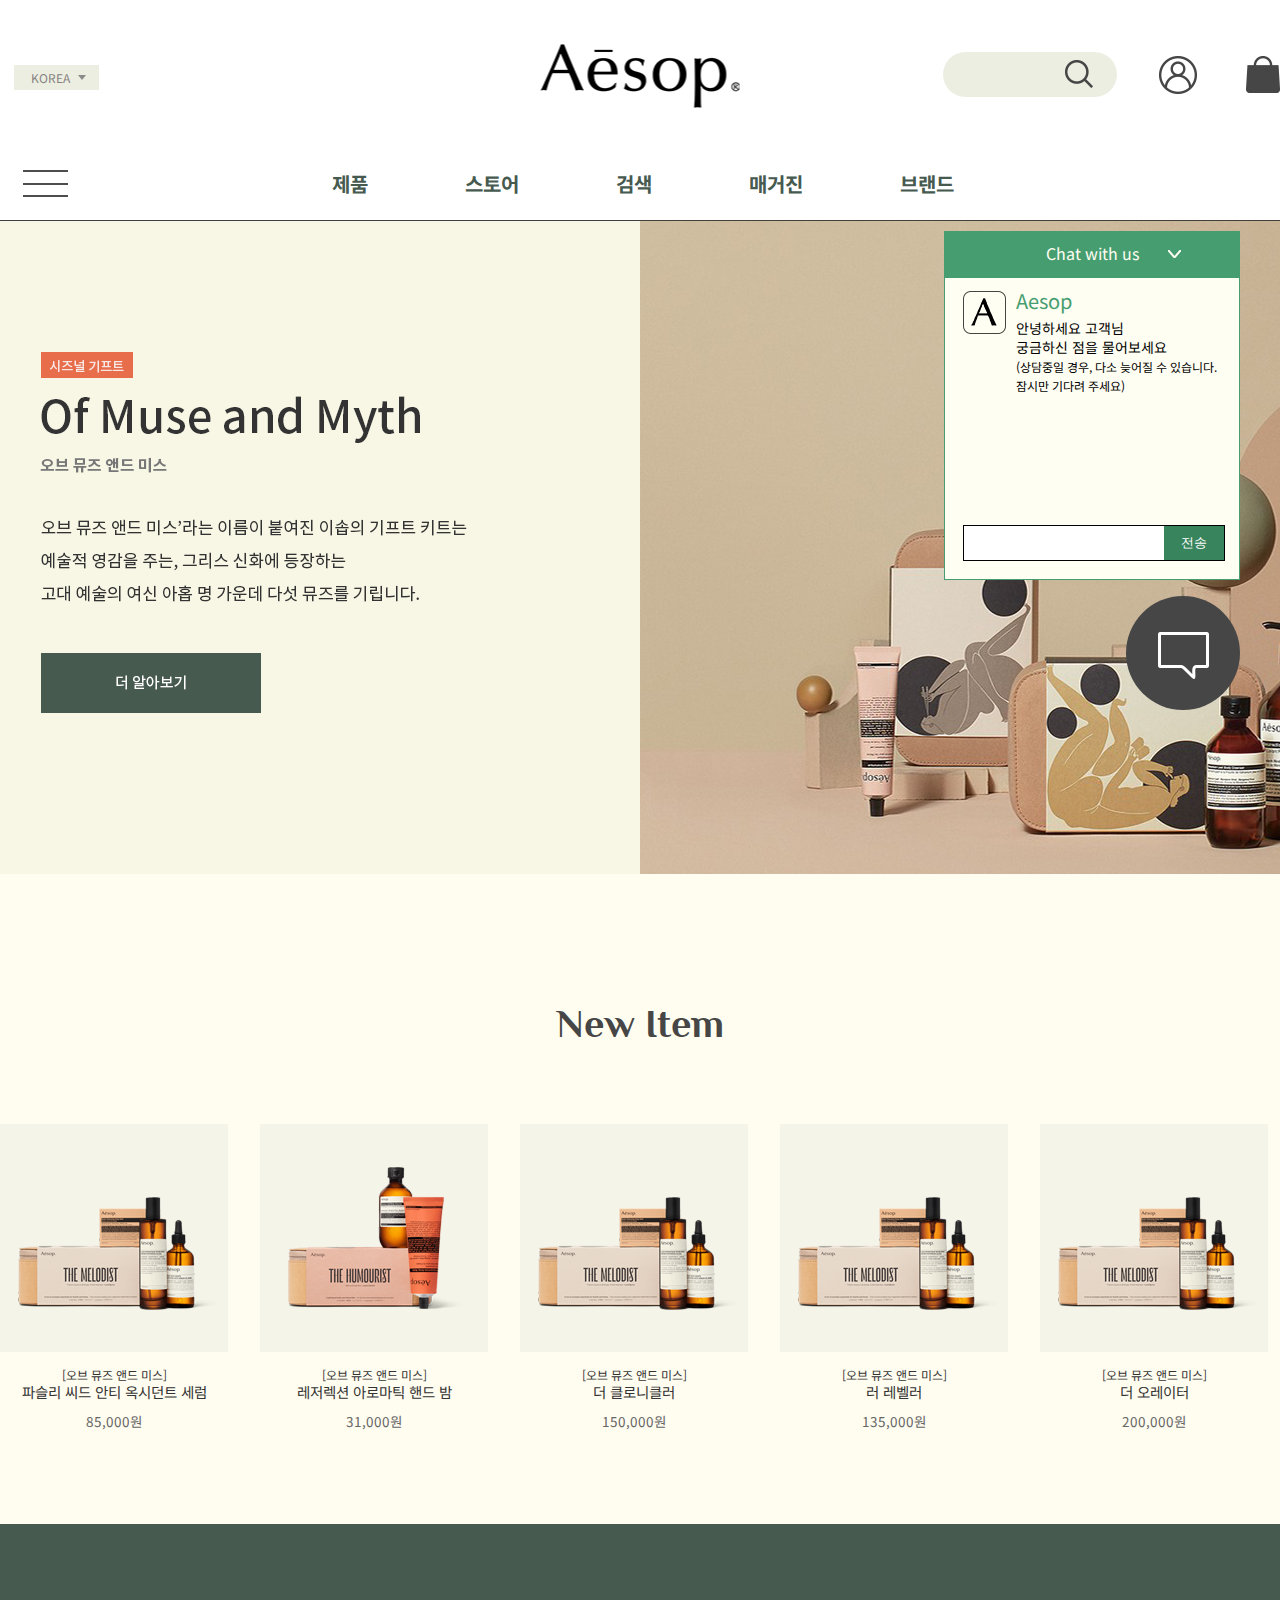
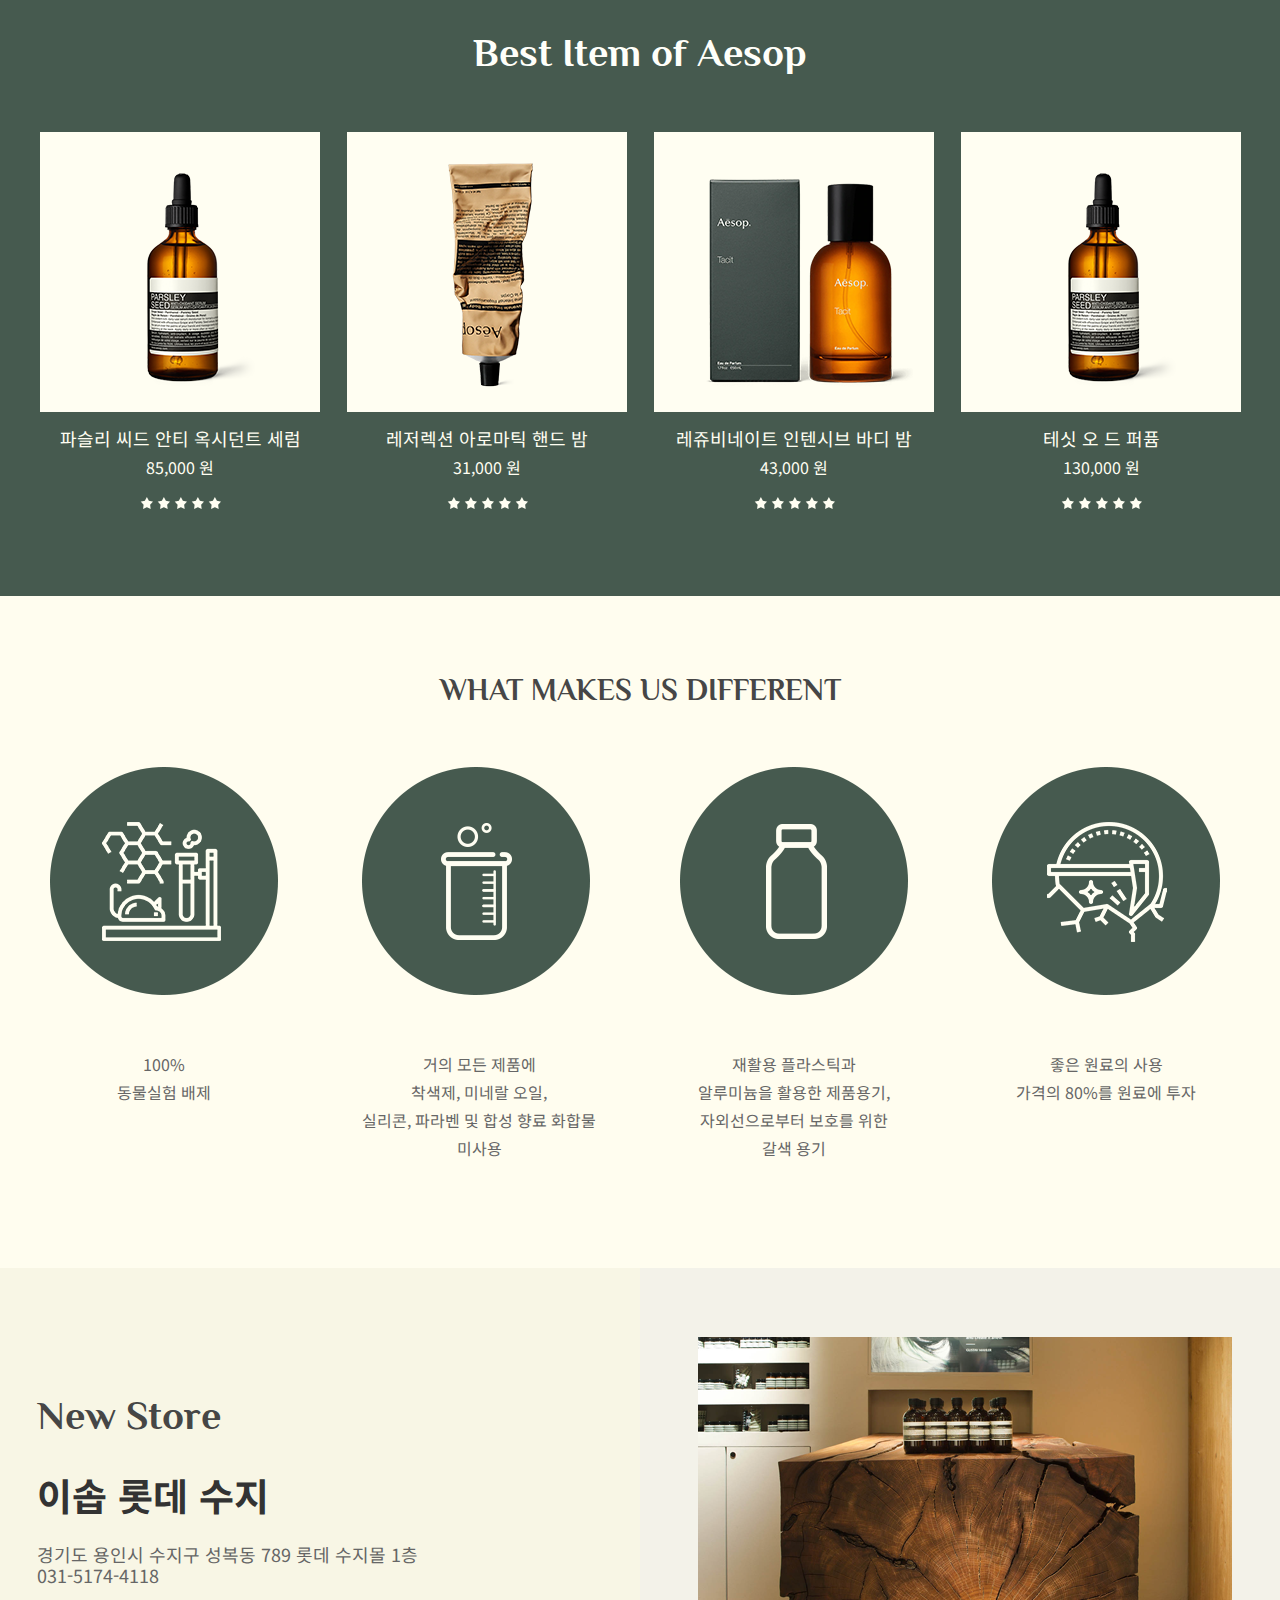
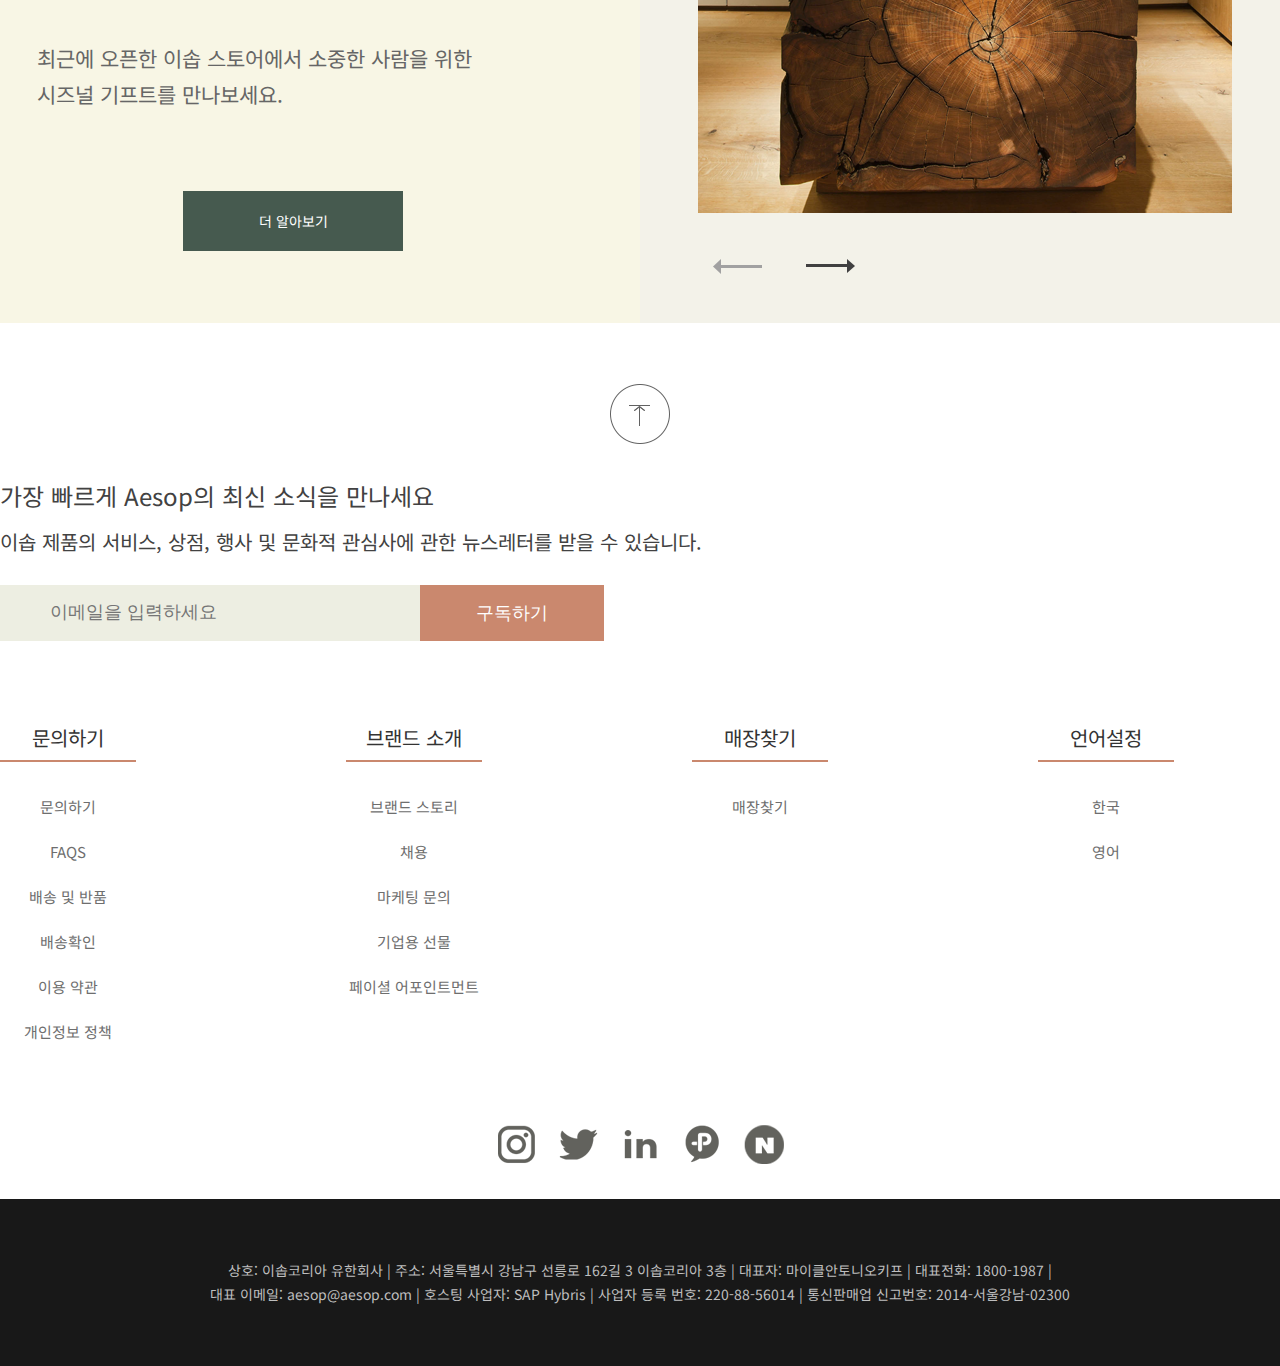
<file: index.html>
<!DOCTYPE html>
<html lang="ko">
<head>
    <meta charset="UTF-8">
    <meta http-equiv="X-UA-Compatible" content="IE=edge">
    <meta name="viewport" content="width=device-width, initial-scale=1.0">
    <title>Document</title>
    <link rel="stylesheet" href="css/common.css">
    <link rel="stylesheet" href="css/index.css">
</head>
<body>
    <div class="wrapper">
        <header>
            <div class="header-top">
                <div class="inner">
                    <h1 class="logo"><a href="index.html">이솝</a></h1>
                    <div class="lang-area">
                        <ul class="lang-list">
                            <li><a href="#">korea</a></li>
                            <li class="blind"><a href="#">eng</a></li>
                        </ul>
                    </div> <!--//언어-->
                    <div class="topmenu-area">
                        <div class="top-search-area">
                            <input type="text" id="searchBox">
                            <label for="searchBox">검색</label>
                        </div>
                        <ul class="util-list">
                            <li><a href="#">mypage</a></li>
                            <li><a href="#">cart</a></li>
                        </ul>
                    </div> <!--//탑메뉴-->
                </div> <!--//이너-->
            </div> <!--//헤더탑-->
            <div class="header-bottom">
                <div class="inner">
                    <button id="allMenuBtn">전체메뉴</button>
                    <ul class="gnb">
                        <li><a href="#">제품</a></li>
                        <li><a href="#">스토어</a></li>
                        <li><a href="#">검색</a></li>
                        <li><a href="#">매거진</a></li>
                        <li><a href="#">브랜드</a></li>
                    </ul> <!--//gnb-->
                    <div class="allmenu-area">
                        <ul class="allmenu-list">
                            <li class="dep1">
                                <a href="#">스킨</a>
                                <ul class="dep2">
                                    <li><a href="#">클렌저</a></li>
                                    <li><a href="#">각질제거</a></li>
                                    <li><a href="#">트리트먼트&마스크</a></li>
                                    <li><a href="#">토너</a></li>
                                    <li><a href="#">하이트레이터</a></li>
                                    <li><a href="#">립&아이</a></li>
                                    <li><a href="#">쉐이빙</a></li>
                                    <li><a href="#">선케어/SPF</a></li>
                                </ul>
                            </li> <!--//스킨-->
                            <li class="dep1">
                                <a href="#">헤어</a>
                                <ul class="dep2">
                                    <li><a href="#">샴푸</a></li>
                                    <li><a href="#">컨디셔너</a></li>
                                    <li><a href="#">트리트먼트</a></li>
                                    <li><a href="#">그루밍</a></li>
                                </ul>
                            </li>
                            <li class="dep1">
                                <a href="#">바디&핸드</a>
                                <ul class="dep2">
                                    <li><a href="#">헨드 및 바디케어</a></li>
                                    <li><a href="#">기프트</a></li>
                                    <li><a href="#">핸드</a></li>
                                    <li><a href="#">바디</a></li>
                                    <li><a href="#">퍼스널 케어</a></li>
                                </ul>
                            </li>
                            <li class="dep1">
                                <a href="#">홈제품</a>
                                <ul class="dep2">
                                    <li><a href="#">홈</a></li>
                                    <li><a href="#">문학</a></li>
                                </ul>
                            </li>
                            <li class="dep1">
                                <a href="#">키트&여행</a>
                                <ul class="dep2">
                                    <li><a href="#">시즈널 기프트 키트</a></li>
                                    <li><a href="#">페이스</a></li>
                                    <li><a href="#">핸드&바디</a></li>
                                    <li><a href="#">여행</a></li>
                                    <li><a href="#">남성</a></li>
                                </ul>
                            </li>
                            <li class="dep1">
                                <a href="#">기프트 가이드</a>
                                <ul class="dep2">
                                    <li><a href="#">시즈널 기프트 키트</a></li>
                                    <li><a href="#">이솝에서 사랑받는 제품들</a></li>
                                    <li><a href="#">작은 제스처</a></li>
                                    <li><a href="#">관대한 선물</a></li>
                                    <li><a href="#">향기로운 제품</a></li>
                                    <li><a href="#">나를 위한 선물</a></li>
                                </ul>
                            </li>
                        </ul> <!--//allmenu-list-->
                    </div> <!--//allmenu-area-->
                </div>
            </div> <!--//헤더바텀-->
        </header>
        <section class="contents-area" id="main">
            <h2 class="blind">콘텐츠 메인</h2>
            <div class="mainbanner">
                시즈넉 기프트
                오브뮤즈 앤드 미스
            </div>
            <!--e:메인배너-->
            <div class="product-new">
                <div class="inner">
                    <h3>New Item</h3>
                    <ul class="dep1">
                        <li class="dep2">
                            <a class="anchor" href="#">
                                <img src="img/main/new-1.png" alt="">
                                <p>[오브 뮤즈 앤드 미스]</p>
                                <p>파슬리 씨드 안티 옥시던트 세럼</p>
                                <p>85,000원</p>
                            </a>
                        </li>
                        <li class="dep2">
                            <a class="anchor" href="#">
                                <img src="img/main/new-2.png" alt="">
                                <p>[오브 뮤즈 앤드 미스]</p>
                                <p>레저렉션 아로마틱 핸드 밤</p>
                                <p>31,000원</p>
                            </a>
                        </li>
                        <li class="dep2">
                            <a class="anchor" href="#">
                                <img src="img/main/new-1.png" alt="">
                                <p>[오브 뮤즈 앤드 미스]</p>
                                <p>더 클로니클러</p>
                                <p>150,000원</p>
                            </a>
                        </li>
                        <li class="dep2">
                            <a class="anchor" href="#">
                                <img src="img/main/new-1.png" alt="">
                                <p>[오브 뮤즈 앤드 미스]</p>
                                <p>러 레벨러</p>
                                <p>135,000원</p>
                            </a>
                        </li>
                        <li class="dep2">
                            <a class="anchor" href="#">
                                <img src="img/main/new-1.png" alt="">
                                <p>[오브 뮤즈 앤드 미스]</p>
                                <p>더 오레이터</p>
                                <p>200,000원</p>
                            </a>
                        </li>
                    </ul>
                </div>
            </div>
            <!--e:신제품-->
            <div class="product-best">
                <div class="inner">
                    <h3>Best Item of Aesop</h3>
                    <ul class="best-wrap">
                        <li class="best-li">
                            <a href="#">
                                <img src="img/main/best1.png" alt="">
                                <p>파슬리 씨드 안티 옥시던트 세럼</p>
                                <p>85,000 원</p>
                                <div>
                                    <img src="img/main/star.png" alt="">
                                    <img src="img/main/star.png" alt="">
                                    <img src="img/main/star.png" alt="">
                                    <img src="img/main/star.png" alt="">
                                    <img src="img/main/star.png" alt="">
                                </div>
                            </a>
                        </li>
                        <li class="best-li">
                            <a href="#">
                                <img src="img/main/best3.png" alt="">
                                <p>레저렉션 아로마틱 핸드 밤</p>
                                <p>31,000 원</p>
                                <div>
                                    <img src="img/main/star.png" alt="">
                                    <img src="img/main/star.png" alt="">
                                    <img src="img/main/star.png" alt="">
                                    <img src="img/main/star.png" alt="">
                                    <img src="img/main/star.png" alt="">
                                </div>
                            </a>
                        </li>
                        <li class="best-li">
                            <a href="#">
                                <img src="img/main/best4.png" alt="">
                                <p>레쥬비네이트 인텐시브 바디 밤</p>
                                <p>43,000 원</p>
                                <div>
                                    <img src="img/main/star.png" alt="">
                                    <img src="img/main/star.png" alt="">
                                    <img src="img/main/star.png" alt="">
                                    <img src="img/main/star.png" alt="">
                                    <img src="img/main/star.png" alt="">
                                </div>
                            </a>
                        </li>
                        <li class="best-li">
                            <a href="#">
                                <img src="img/main/best1.png" alt="">
                                <p>테싯 오 드 퍼퓸</p>
                                <p>130,000 원</p>
                                <div>
                                    <img src="img/main/star.png" alt="">
                                    <img src="img/main/star.png" alt="">
                                    <img src="img/main/star.png" alt="">
                                    <img src="img/main/star.png" alt="">
                                    <img src="img/main/star.png" alt="">
                                </div>
                            </a>
                        </li>
                    </ul>
                </div>
            </div>
            <!--e:베스트-->
            <div class="product-different">
                <div class="inner">
                    <h3>WHAT MAKES US DIFFERENT</h3>
                    <ul class="differ-wrap">
                        <li class="differ-li">
                            <img src="img/main/whatmake1.png" alt="">
                            <p>100% <br> 동물실험 배제</p>
                        </li>
                        <li class="differ-li">
                            <img src="img/main/whatmake2.png" alt="">
                            <p>거의 모든 제품에 <br>
                                착색제, 미네랄 오일, <br>
                                실리콘, 파라벤 및 합성 향료 화합물 <br>
                                미사용 
                            </p>
                        </li>
                        <li class="differ-li">
                            <img src="img/main/whatmake3.png" alt="">
                            <p>재활용 플라스틱과 <br>
                                알루미늄을 활용한 제품용기, <br>
                                자외선으로부터 보호를 위한 <br>
                                갈색 용기
                            </p>
                        </li>
                        <li class="differ-li">
                            <img src="img/main/whatmake4.png" alt="">
                            <p>좋은 원료의 사용 <br>
                                가격의 80%를 원료에 투자
                            </p>
                        </li>
                    </ul>
                </div>
            </div>
            <!--e:different-->
            <div class="store">
                <div class="right-bg"></div>
                <div class="inner">
                    <div class="store-left">
                        <h3>New Store</h3>
                        <p>이솝 롯데 수지</p>
                        <p>경기도 용인시 수지구 성복동 789 롯데 수지몰 1층 <br> 031-5174-4118</p>
                        <p>최근에 오픈한 이솝 스토어에서 소중한 사람을 위한 <br> 시즈널 기프트를 만나보세요.</p>
                        <a href="#" class="new-store-more">더 알아보기</a>
                    </div>
                    <!--//left-->
                    <div class="store-right">
                        <div class="store-slide-box">
                            <div class="slide-img">
                                <img src="img/main/store-slier1.png" alt="">
                            </div>
                            <div class="slide-control">
                                <button class="slide-prev-btn">prev</button>
                                <button class="slide-next-btn">next</button>
                            </div>
                        </div>
                    </div>
                    <!--//right-->
                </div>
            </div>
            <!--e:store-->
            <div class="sns">

            </div>
            <!--e:sns-->
            <div class="comment">

            </div>
            <!--comment-->
        </section>
        <footer>
            <div class="footer-top">
                <div class="inner">
                    <button class="top-btn" type="button">위로가기</button>
                    <p>가장 빠르게 Aesop의 최신 소식을 만나세요</p>
                    <p>이솝 제품의 서비스, 상점, 행사 및 문화적 관심사에 관한 뉴스레터를 받을 수 있습니다.</p>
                    <div class="mail-box">
                        <form>
                            <fieldset>
                                <legend class="blind">메일링리스트</legend>
                                <input type="email" id="mail" placeholder="이메일을 입력하세요">
                                <input type="submit" value="구독하기">
                            </fieldset>
                        </form>
                    </div> <!--//메일-->
                    <div class="footer-menu cf">
                        <dl>
                            <dt><a href="#">문의하기</a></dt>
                            <dd>
                                <ul>
                                    <li><a href="#">문의하기</a></li>
                                    <li><a href="#">FAQS</a></li>
                                    <li><a href="#">배송 및 반품</a></li>
                                    <li><a href="#">배송확인</a></li>
                                    <li><a href="#">이용 약관</a></li>
                                    <li><a href="#">개인정보 정책</a></li>
                                </ul>
                            </dd>
                        </dl>
                        <dl>
                            <dt><a href="#">브랜드 소개</a></dt>
                            <dd>
                                <ul>
                                    <li><a href="#">브랜드 스토리</a></li>
                                    <li><a href="#">채용</a></li>
                                    <li><a href="#">마케팅 문의</a></li>
                                    <li><a href="#">기업용 선물</a></li>
                                    <li><a href="#">페이셜 어포인트먼트</a></li>
                                </ul>
                            </dd>
                        </dl>
                        <dl>
                            <dt><a href="#">매장찾기</a></dt>
                            <dd>
                                <ul>
                                    <li><a href="#">매장찾기</a></li>
                                </ul>
                            </dd>
                        </dl>
                        <dl>
                            <dt><a href="#">언어설정</a></dt>
                            <dd>
                                <ul>
                                    <li><a href="#">한국</a></li>
                                    <li><a href="#">영어</a></li>
                                </ul>
                            </dd>
                        </dl>
                    </div> <!--//푸터메뉴-->
                    <div class="sns-area">
                        <ul class="sns-list cf">
                            <li><a href="#">instagram</a></li>
                            <li><a href="#">twiitter</a></li>
                            <li><a href="#">in</a></li>
                            <li><a href="#">pinterest</a></li>
                            <li><a href="#">naverblog</a></li>
                        </ul>
                    </div> <!--//sns-->
                </div> <!--//inner-->
            </div> <!--//푸터탑-->
            <div class="footer-bottom">
                <div class="inner">
                    <p>상호: 이솝코리아 유한회사 |  주소: 서울특별시 강남구 선릉로 162길 3 이솝코리아 3층 |  대표자: 마이클안토니오키프 | 대표전화: 1800-1987 |</p>
                    <p>대표 이메일: aesop@aesop.com | 호스팅 사업자: SAP Hybris | 사업자 등록 번호: 220-88-56014 | 통신판매업 신고번호: 2014-서울강남-02300</p>
                </div> <!--//inner-->
            </div> <!--//푸터하단-->
            <div class="live-chat">
                <button class="live-chat-btn">라이브쳇</button>
                <div class="chatbox">
                    <div class="chat-top-area">
                        <p>Chat with us</p>
                    </div> <!--top-->
                    <div class="chat-mid-area">
                        <h2><img src="img/chat-logg.png" alt="이솝쳇"></h2>
                            <div class="chat_txt">
                                <p class="chat_name">Aesop</p>
                                <p class="chat-content1">안녕하세요 고객님 <br> 궁금하신 점을 물어보세요</p>
                                <p class="chat-content2">(상담중일 경우, 다소 늦어질 수 있습니다. 잠시만 기다려 주세요)</p>
                            </div>
                    </div> <!--//mid-->
                    <div class="chat-bottom">
                        <div class="chat-input-area">
                            <label for="chatContents" class="blind">상담쳇입력</label>
                            <input type="text" id="chatContents">
                            <button type="submit">전송</button>
                        </div>
                    </div> <!--bottom-->
                </div> <!--//쳇박스-->
            </div> <!--//라이브챗-->
        </footer>
    </div>
</body>
</html>
</file>
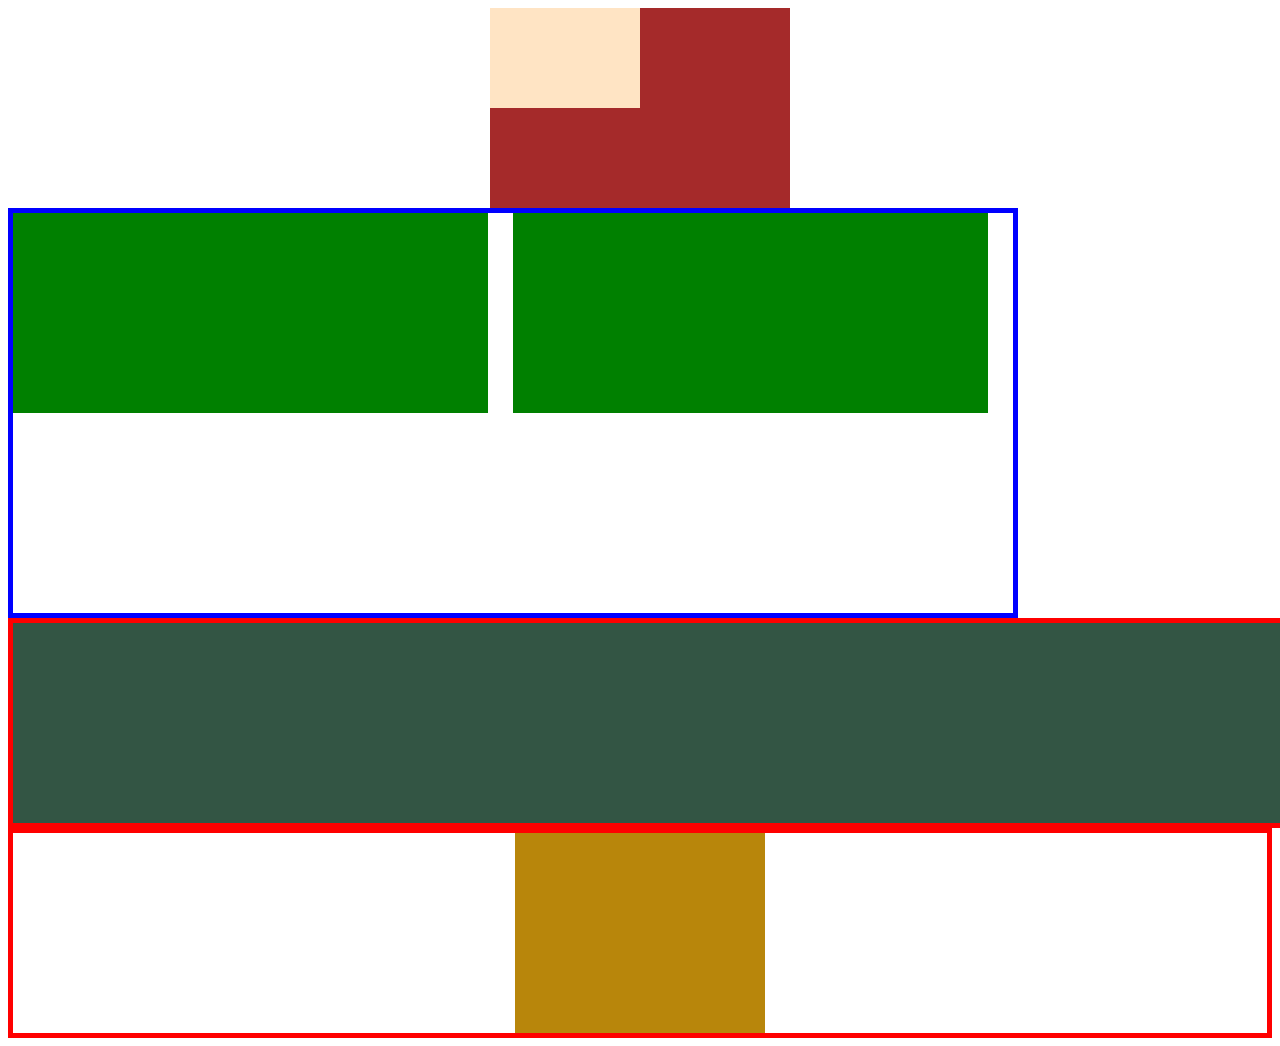
<file: ex.html>
<!DOCTYPE html>
<html lang="ko">
<head>
    <meta charset="UTF-8">
    <meta http-equiv="X-UA-Compatible" content="IE=edge">
    <meta name="viewport" content="width=device-width, initial-scale=1.0">
    <title>Document</title>
    <style>
        .box1{width: 300px; height: 200px; background-color: brown; margin: auto;}
        .box1>div{width: 50%; height: 50%; background-color: bisque;}

        .box2{width: 1000px; height: 400px; border: 5px solid blue; max-width: auto;}
        .box2>div{width: calc(50% - 25px); height: 50%; float: left; background-color: green;}
        .box2-1{margin-right: 25px;}
        .box2-2{margin-right: 25px;}

        .box3,.box4{height: 200px; border: 5px solid red;}
        .box3{width: 1280px; background-color: #354; height: 200px; margin: auto;}
        .box4>div{height: 100%; background-color: darkgoldenrod; margin: auto; width: 20%;}
        .box5{}
    </style>
</head>
<body>
    <div class="box1">
        <div>

        </div>
    </div>
    <div class="box2">
        <div class="box2-1">

        </div>
        <div class="box2-2">

        </div>
    </div>
    <div class="box3">
        <div>

        </div>
    </div>
    <div class="box4">
        <div>

        </div>
    </div>
    <div class="box5">
        
    </div>
</body>
</html>
</file>
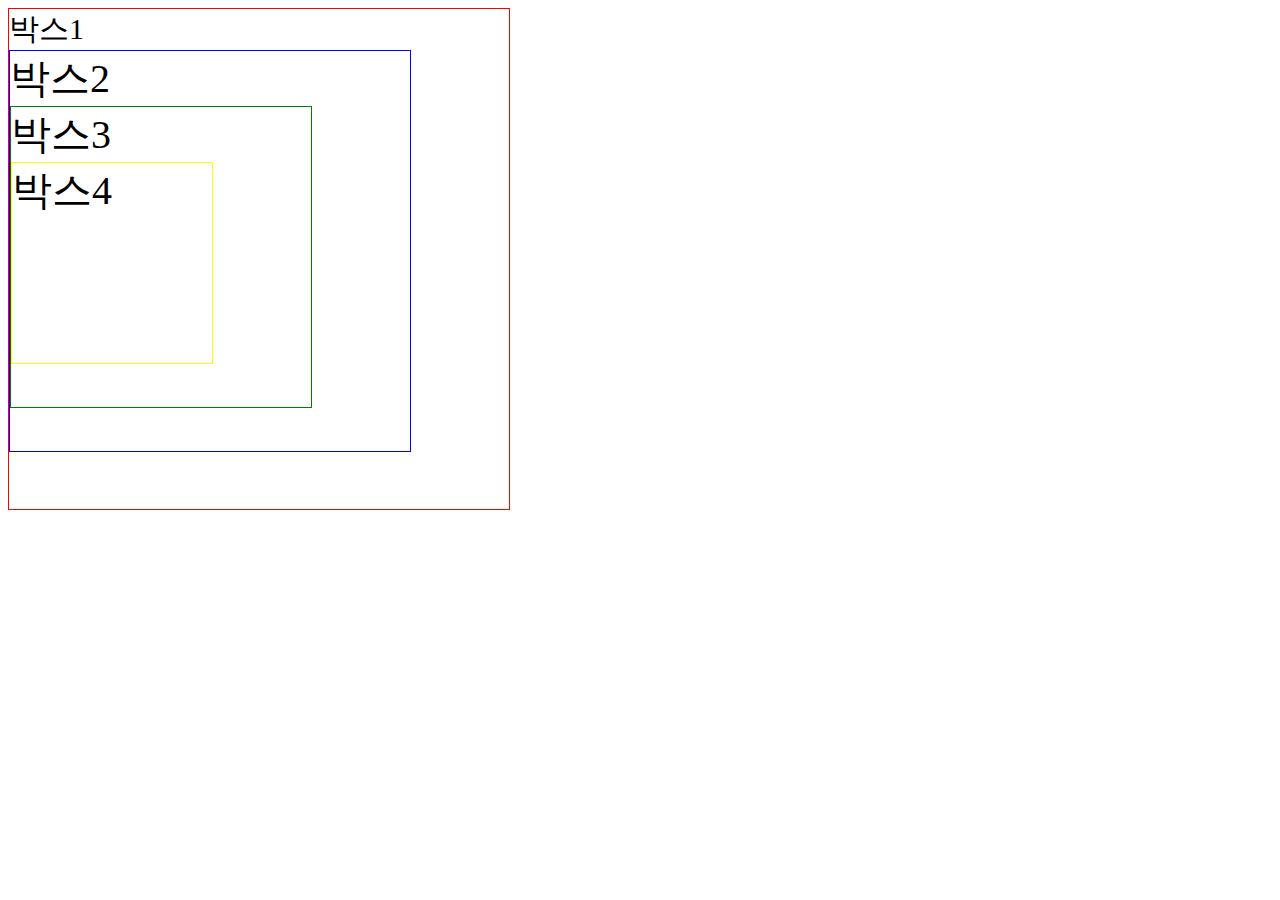
<file: ex1.html>
<!DOCTYPE html>
<html lang="ko">
<head>
    <meta charset="UTF-8">
    <meta http-equiv="X-UA-Compatible" content="IE=edge">
    <meta name="viewport" content="width=device-width, initial-scale=1.0">
    <title>Document</title>
    <style>
        html{font-size: 20px;}
        .box1{width: 500px; height: 500px; border: 1px solid red; font-size: 30px;}
        .box2{width: 400px; height: 400px; border: 1px solid blue; font-size: 2rem;} /* 60px */
        .box3{width: 300px; height: 300px; border: 1px solid green; font-size: 2rem;} /* 120px */
        .box4{width: 200px; height: 200px; border: 1px solid yellow; font-size: 2rem;} /* 240px */
    </style>
</head>
<body>
    <div class="box1">
        박스1
        <div class="box2">
            박스2
            <div class="box3">
                박스3
                <div class="box4">
                    박스4
                </div>
            </div>
        </div>
    </div>
</body>
</html>
</file>
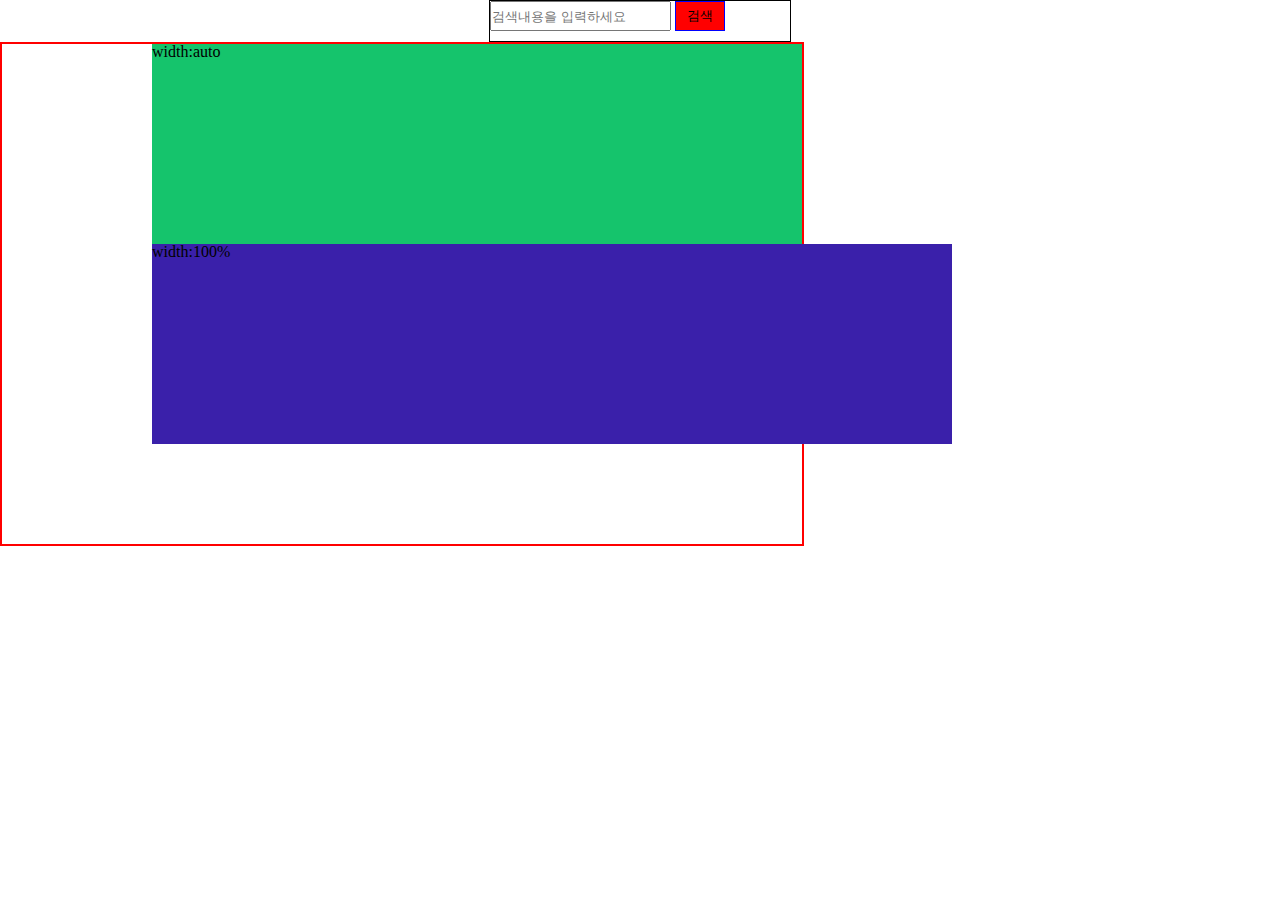
<file: ex2.html>
<!DOCTYPE html>
<html lang="ko">
<head>
    <meta charset="UTF-8">
    <meta http-equiv="X-UA-Compatible" content="IE=edge">
    <meta name="viewport" content="width=device-width, initial-scale=1.0">
    <title>Document</title>
    <link rel="stylesheet" href="css/reset.css">
    <style>
       .search-box{height: 40px; width: 300px; margin: auto; border: 1px solid black;}
       input[type='text']{height: 30px; border: lpx solid red; padding: 0; box-sizing: border-box; vertical-align: top;}
       button{height: 30px; width: 50px; background-color: #f00; border: 1px solid blue; vertical-align: middle;}

    </style>
</head>
<body>
    <div class="search-box">
        <input type="text" placeholder="검색내용을 입력하세요" id="searchTxt">
        <label for="searchTxt" class="blind">검색</label>
        <button>검색</button>
    </div>
    <div style="width:800px;height: 500px;border:2px solid red">
        <p class="box1" style="width: auto;height: 200px;background-color: rgb(21, 196, 108);margin-left: 150px">
            width:auto
        </p>
        <p class="box2" style="width: 100%;height: 200px;background-color: rgb(58, 32, 170);margin-left: 150px">
            width:100%
        </p>
    </div>
</body>
</html>
</file>
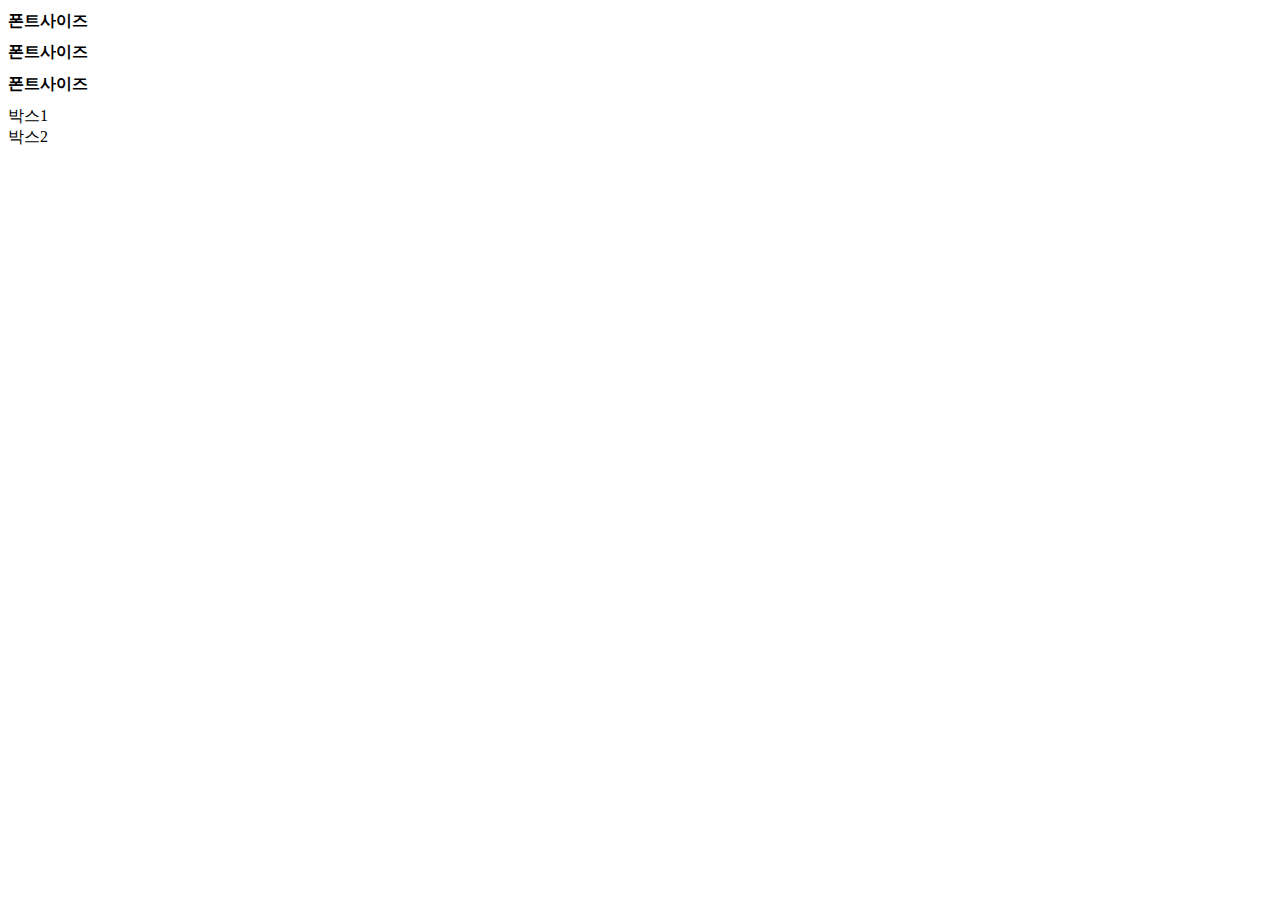
<file: ex3.html>
<!DOCTYPE html>
<html lang="ko">
<head>
    <meta charset="UTF-8">
    <meta http-equiv="X-UA-Compatible" content="IE=edge">
    <meta name="viewport" content="width=device-width, initial-scale=1.0">
    <title>Document</title>
    <style>
       body{font-size: 16px;}
       .ex1{font-size: 16px;}
       .ex2{font-size: 1em;}
       .ex3{font-size: 100%;}
    </style>
</head>
<body>
    <h1 class="ex1">폰트사이즈</h1>
    <h1 class="ex2">폰트사이즈</h1>
    <h1 class="ex3">폰트사이즈</h1>
    <div class="box1">
        박스1
    </div>
    <div class="box2">
        박스2
    </div>
</body>
</html>
</file>
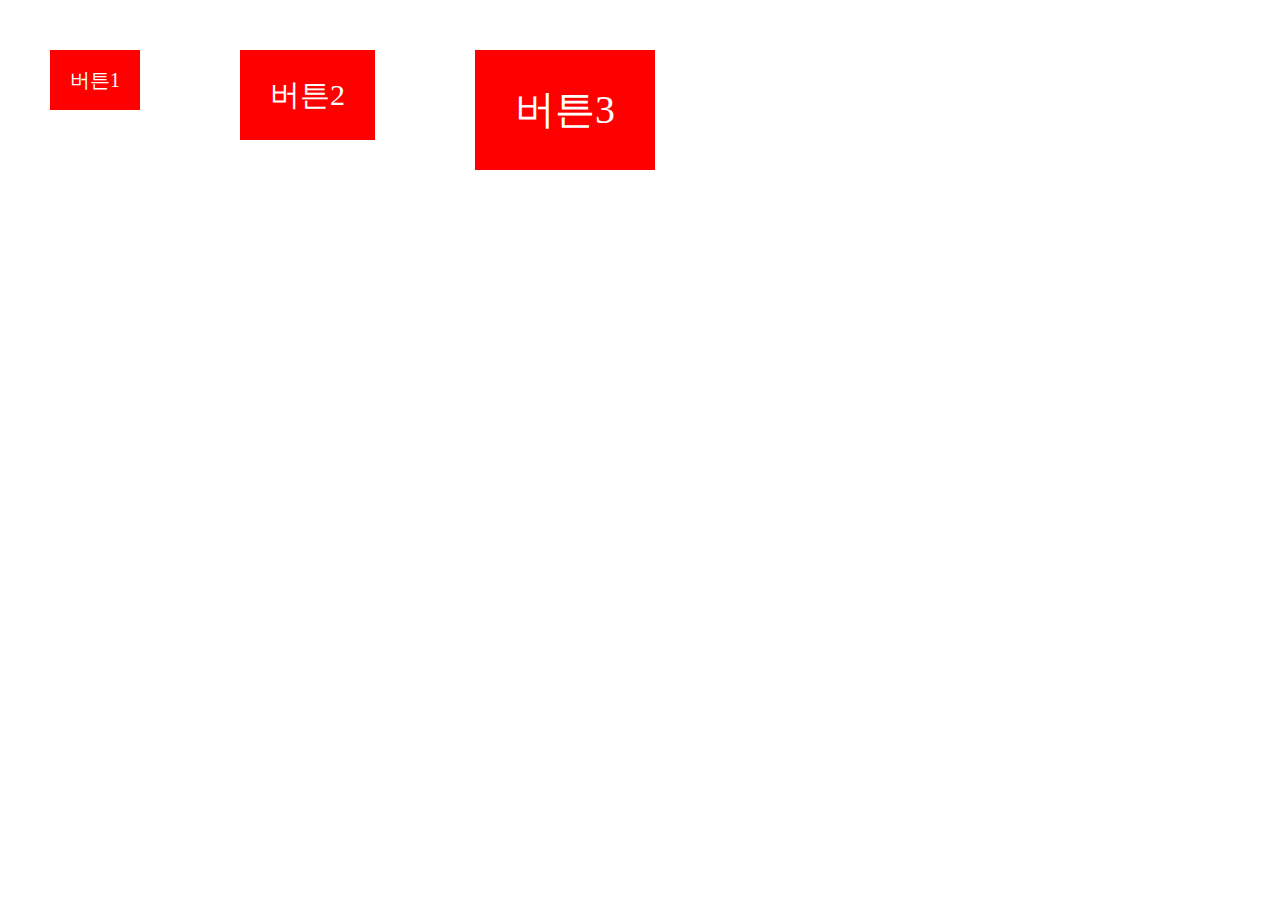
<file: ex5.html>
<!DOCTYPE html>
<html lang="ko">
<head>
    <meta charset="UTF-8">
    <meta http-equiv="X-UA-Compatible" content="IE=edge">
    <meta name="viewport" content="width=device-width, initial-scale=1.0">
    <title>Document</title>
    <link rel="stylesheet" href="css/reset.css">
    <style>
        html{font-size: 20px;}
        span{display: block; float: left; margin: 50px; background-color: red; color: #fff; padding: 1em;}
        .btn1{font-size: 1em;}
        .btn2{font-size: 1.5em;}
        .btn3{font-size: 2em;}
    </style>
</head>
<body>
    <span class="btn1">버튼1</span>
    <span class="btn2">버튼2</span>
    <span class="btn3">버튼3</span>
</body>
</html>
</file>
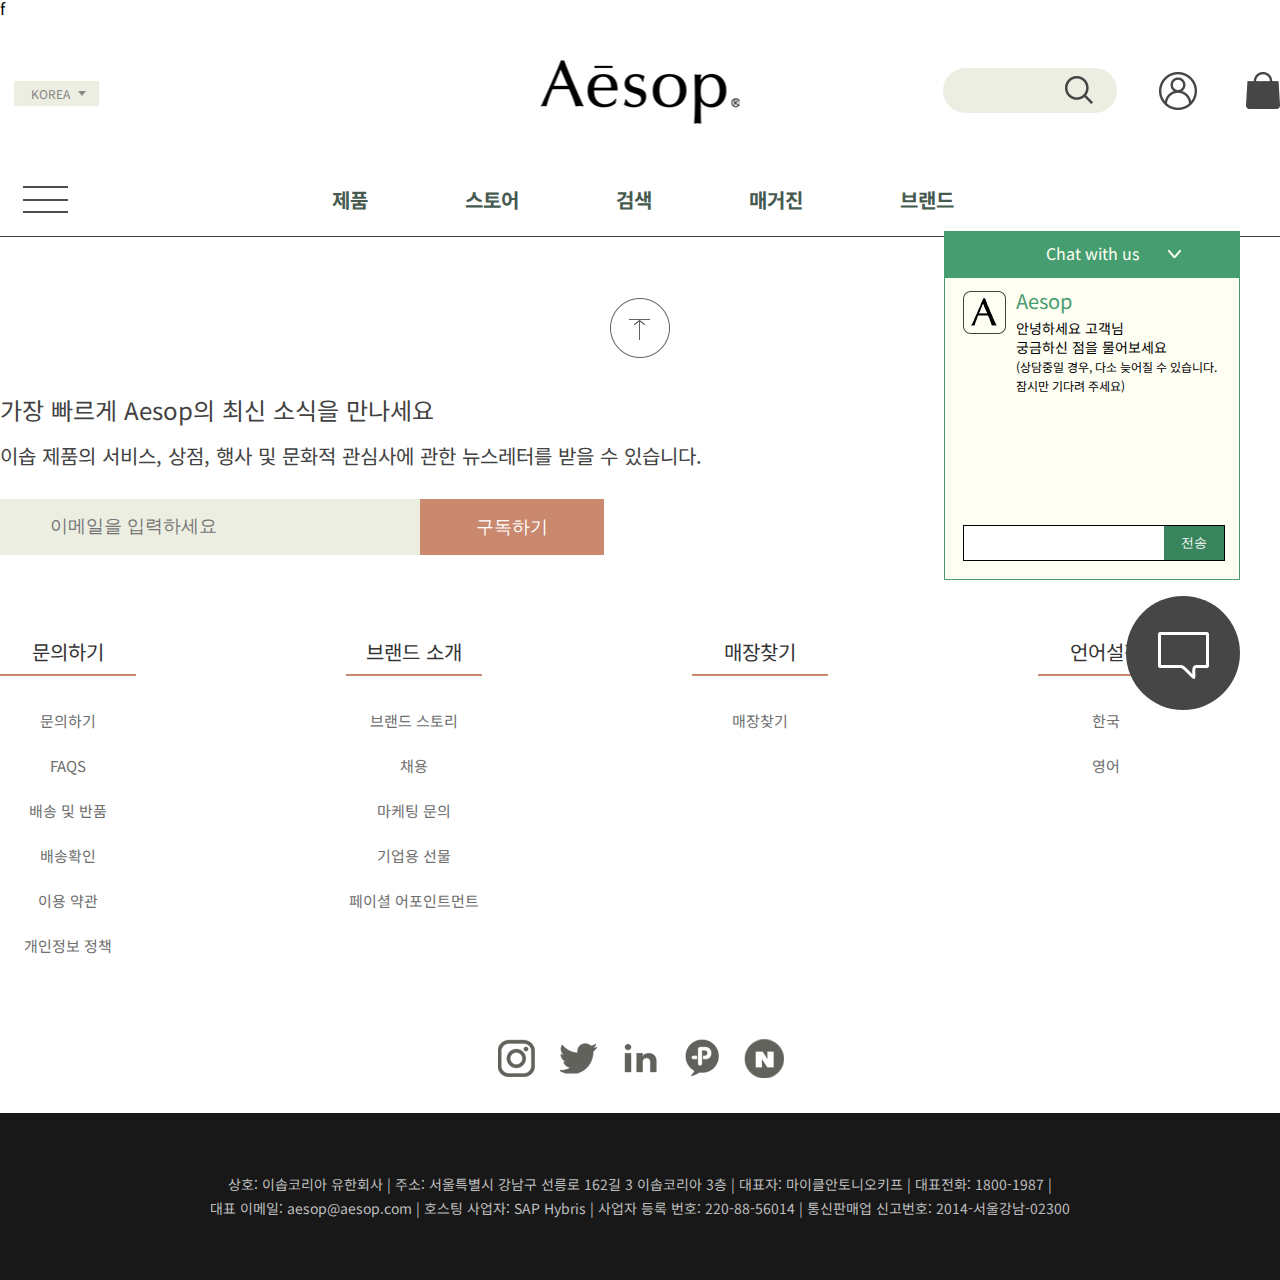
<file: temp.html>
f<!DOCTYPE html>
<html lang="ko">
<head>
    <meta charset="UTF-8">
    <meta http-equiv="X-UA-Compatible" content="IE=edge">
    <meta name="viewport" content="width=device-width, initial-scale=1.0">
    <title>Document</title>
    <link rel="stylesheet" href="css/common.css">
</head>
<body>
    <div class="wrapper">
        <header>
            <div class="header-top">
                <div class="inner">
                    <h1 class="logo"><a href="index.html">이솝</a></h1>
                    <div class="lang-area">
                        <ul class="lang-list">
                            <li><a href="#">korea</a></li>
                            <li class="blind"><a href="#">eng</a></li>
                        </ul>
                    </div> <!--//언어-->
                    <div class="topmenu-area">
                        <div class="top-search-area">
                            <input type="text" id="searchBox">
                            <label for="searchBox">검색</label>
                        </div>
                        <ul class="util-list">
                            <li><a href="#">mypage</a></li>
                            <li><a href="#">cart</a></li>
                        </ul>
                    </div> <!--//탑메뉴-->
                </div> <!--//이너-->
            </div> <!--//헤더탑-->
            <div class="header-bottom">
                <div class="inner">
                    <button id="allMenuBtn">전체메뉴</button>
                    <ul class="gnb">
                        <li><a href="#">제품</a></li>
                        <li><a href="#">스토어</a></li>
                        <li><a href="#">검색</a></li>
                        <li><a href="#">매거진</a></li>
                        <li><a href="#">브랜드</a></li>
                    </ul> <!--//gnb-->
                    <div class="allmenu-area">
                        <ul class="allmenu-list">
                            <li class="dep1">
                                <a href="#">스킨</a>
                                <ul class="dep2">
                                    <li><a href="#">클렌저</a></li>
                                    <li><a href="#">각질제거</a></li>
                                    <li><a href="#">트리트먼트&마스크</a></li>
                                    <li><a href="#">토너</a></li>
                                    <li><a href="#">하이트레이터</a></li>
                                    <li><a href="#">립&아이</a></li>
                                    <li><a href="#">쉐이빙</a></li>
                                    <li><a href="#">선케어/SPF</a></li>
                                </ul>
                            </li> <!--//스킨-->
                            <li class="dep1">
                                <a href="#">헤어</a>
                                <ul class="dep2">
                                    <li><a href="#">샴푸</a></li>
                                    <li><a href="#">컨디셔너</a></li>
                                    <li><a href="#">트리트먼트</a></li>
                                    <li><a href="#">그루밍</a></li>
                                </ul>
                            </li>
                            <li class="dep1">
                                <a href="#">바디&핸드</a>
                                <ul class="dep2">
                                    <li><a href="#">헨드 및 바디케어</a></li>
                                    <li><a href="#">기프트</a></li>
                                    <li><a href="#">핸드</a></li>
                                    <li><a href="#">바디</a></li>
                                    <li><a href="#">퍼스널 케어</a></li>
                                </ul>
                            </li>
                            <li class="dep1">
                                <a href="#">홈제품</a>
                                <ul class="dep2">
                                    <li><a href="#">홈</a></li>
                                    <li><a href="#">문학</a></li>
                                </ul>
                            </li>
                            <li class="dep1">
                                <a href="#">키트&여행</a>
                                <ul class="dep2">
                                    <li><a href="#">시즈널 기프트 키트</a></li>
                                    <li><a href="#">페이스</a></li>
                                    <li><a href="#">핸드&바디</a></li>
                                    <li><a href="#">여행</a></li>
                                    <li><a href="#">남성</a></li>
                                </ul>
                            </li>
                            <li class="dep1">
                                <a href="#">기프트 가이드</a>
                                <ul class="dep2">
                                    <li><a href="#">시즈널 기프트 키트</a></li>
                                    <li><a href="#">이솝에서 사랑받는 제품들</a></li>
                                    <li><a href="#">작은 제스처</a></li>
                                    <li><a href="#">관대한 선물</a></li>
                                    <li><a href="#">향기로운 제품</a></li>
                                    <li><a href="#">나를 위한 선물</a></li>
                                </ul>
                            </li>
                        </ul> <!--//allmenu-list-->
                    </div> <!--//allmenu-area-->
                </div>
            </div> <!--//헤더바텀-->
        </header>
        <footer>
            <div class="footer-top">
                <div class="inner">
                    <button class="top-btn" type="button">위로가기</button>
                    <p>가장 빠르게 Aesop의 최신 소식을 만나세요</p>
                    <p>이솝 제품의 서비스, 상점, 행사 및 문화적 관심사에 관한 뉴스레터를 받을 수 있습니다.</p>
                    <div class="mail-box">
                        <form>
                            <fieldset>
                                <legend class="blind">메일링리스트</legend>
                                <input type="email" id="mail" placeholder="이메일을 입력하세요">
                                <input type="submit" value="구독하기">
                            </fieldset>
                        </form>
                    </div> <!--//메일-->
                    <div class="footer-menu cf">
                        <dl>
                            <dt><a href="#">문의하기</a></dt>
                            <dd>
                                <ul>
                                    <li><a href="#">문의하기</a></li>
                                    <li><a href="#">FAQS</a></li>
                                    <li><a href="#">배송 및 반품</a></li>
                                    <li><a href="#">배송확인</a></li>
                                    <li><a href="#">이용 약관</a></li>
                                    <li><a href="#">개인정보 정책</a></li>
                                </ul>
                            </dd>
                        </dl>
                        <dl>
                            <dt><a href="#">브랜드 소개</a></dt>
                            <dd>
                                <ul>
                                    <li><a href="#">브랜드 스토리</a></li>
                                    <li><a href="#">채용</a></li>
                                    <li><a href="#">마케팅 문의</a></li>
                                    <li><a href="#">기업용 선물</a></li>
                                    <li><a href="#">페이셜 어포인트먼트</a></li>
                                </ul>
                            </dd>
                        </dl>
                        <dl>
                            <dt><a href="#">매장찾기</a></dt>
                            <dd>
                                <ul>
                                    <li><a href="#">매장찾기</a></li>
                                </ul>
                            </dd>
                        </dl>
                        <dl>
                            <dt><a href="#">언어설정</a></dt>
                            <dd>
                                <ul>
                                    <li><a href="#">한국</a></li>
                                    <li><a href="#">영어</a></li>
                                </ul>
                            </dd>
                        </dl>
                    </div> <!--//푸터메뉴-->
                    <div class="sns-area">
                        <ul class="sns-list cf">
                            <li><a href="#">instagram</a></li>
                            <li><a href="#">twiitter</a></li>
                            <li><a href="#">in</a></li>
                            <li><a href="#">pinterest</a></li>
                            <li><a href="#">naverblog</a></li>
                        </ul>
                    </div> <!--//sns-->
                </div> <!--//inner-->
            </div> <!--//푸터탑-->
            <div class="footer-bottom">
                <div class="inner">
                    <p>상호: 이솝코리아 유한회사 |  주소: 서울특별시 강남구 선릉로 162길 3 이솝코리아 3층 |  대표자: 마이클안토니오키프 | 대표전화: 1800-1987 |</p>
                    <p>대표 이메일: aesop@aesop.com | 호스팅 사업자: SAP Hybris | 사업자 등록 번호: 220-88-56014 | 통신판매업 신고번호: 2014-서울강남-02300</p>
                </div> <!--//inner-->
            </div> <!--//푸터하단-->
            <div class="live-chat">
                <button class="live-chat-btn">라이브쳇</button>
                <div class="chatbox">
                    <div class="chat-top-area">
                        <p>Chat with us</p>
                    </div> <!--top-->
                    <div class="chat-mid-area">
                        <h2><img src="img/chat-logg.png" alt="이솝쳇"></h2>
                            <div class="chat_txt">
                                <p class="chat_name">Aesop</p>
                                <p class="chat-content1">안녕하세요 고객님 <br> 궁금하신 점을 물어보세요</p>
                                <p class="chat-content2">(상담중일 경우, 다소 늦어질 수 있습니다. 잠시만 기다려 주세요)</p>
                            </div>
                    </div> <!--//mid-->
                    <div class="chat-bottom">
                        <div class="chat-input-area">
                            <label for="chatContents" class="blind">상담쳇입력</label>
                            <input type="text" id="chatContents">
                            <button type="submit">전송</button>
                        </div>
                    </div> <!--bottom-->
                </div> <!--//쳇박스-->
            </div> <!--//라이브챗-->
        </footer>
    </div>
</body>
</html>
</file>
<file: css/index.css>
/* 메인 */
.mainbanner{height: 653px; background: url(../img/main/mainbanner1.png) no-repeat center center / cover; font-size: 0;}

/* 새 아이템 */
.product-new{height: 650px; background-color: #fffdef;}
.product-new .inner h3{font-family: 'Philosopher',serif; font-size: 40px; font-weight: 700; text-align: center; color: #464646; padding-top: 130px;}
.product-new .dep1{margin-top: 80px;}
.product-new .dep1>li{float: left; margin-right: 32px;}
.product-new .dep1>li:last-child{margin-right: 0;}
.product-new ul li p:nth-of-type(1){margin-top: 17px; text-align: center; color: #333; font-size: 12px;}
.product-new ul li p:nth-of-type(2){line-height: 21px; text-align: center; color: #333; font-size: 14.5px;}
.product-new ul li p:nth-of-type(3){margin-top: 13px; text-align: center; color: #666; font-size: 13.5px;}

/* 베스트 */
.product-best{height: 672px; background-color: #465a4f;}
.product-best .inner h3{font-family: 'Philosopher',serif; font-size: 40px; font-weight: 700; text-align: center; color: #fffffa; padding-top: 109px;}
.product-best .best-wrap{margin-top: 59px; margin-left: 40px;}
.product-best .best-wrap>li{float: left; margin-right: 27px; text-align: center;}
.product-best .best-li p:nth-of-type(1){font-size: 18px; margin-top: 17px; color: #fffef2;}
.product-best .best-li p:nth-of-type(2){font-size: 16px; margin-top: 12px; color: #fffef2;}
.product-best .best-li div{margin-top: 17px;}

/* 디퍼런트 */
.product-different{height: 672px; background-color: #fffdef;}
.product-different h3{font-size: 30px; color: #464646; font-family: 'Philosopher',serif; text-align: center; padding-top: 79px; font-weight: 700;}
.product-different .differ-wrap{margin-top: 62px; margin-left: 50px;}
.product-different .differ-wrap li{float: left; margin-right: 84px;}
.product-different .differ-wrap li:last-child{margin-right: 0;}
.product-different .differ-wrap li p{line-height: 28px; margin-top: 55px; text-align: center; color: #666;}



/* 스토어 */
.store{height: 655px; background-color: #f8f6e5; position: relative;}
.store .right-bg{position: absolute; left: 50%; top: 0; height: 655px; width: 50%; background-color: #f3f2e9;}
.store .inner{position: relative;}
.store .store-left{width: 50%; height: 655px; float: left; padding-top: 128px; padding-left: 37px; box-sizing: border-box;}
.store .store-left h3{font-size: 40px; color: #464646; font-weight: 700; font-family: 'Philosopher',serif; margin-bottom: 40px;}

.store .store-left p:nth-of-type(1){font-size: 38px; font-weight: 700; margin-bottom: 30px; color: #333;}
.store .store-left p:nth-of-type(2){font-size: 18px; margin-bottom: 30px; color: #666; line-height: 21px;}
.store .store-left p:nth-of-type(3){font-size: 21px; line-height: 36px; color: #666; margin-top: 54px;}

.store .store-left .new-store-more{display: block; width: 220px; height: 60px; color: #fff; font-size: 14px; line-height: 60px; text-align: center; background-color: #465a4f; margin-left: 146px; margin-top: 79px;}

.store .store-right{width: 50%; height: 655px; float: left; padding-left: 58px; padding-top: 69px; box-sizing: border-box;}
.store .store-right .slide-control{margin-top: 46px; margin-left: 15px;}
.store .store-right .slide-control button{float: left; font-size: 0; width: 49px; height: 15px;}
.store .store-right .slide-prev-btn{background: url(../img/main/prev-arrow.png) no-repeat; margin-right: 44px;}
.store .store-right .slide-next-btn{background: url(../img/main/next-arrow.png) no-repeat;}
</file>
<file: css/common.css>
@import url(reset.css);
@import url('https://fonts.googleapis.com/css2?family=Noto+Sans+KR:wght@400;500;700&family=Philosopher:wght@400;700&display=swap');
/*font-family: 'Noto Sans KR', sans-serif;
font-family: 'Philosopher', sans-serif;*/

body{font-family: 'Noto Sans KR', sans-serif;}
.wrapper{width: 100%; min-width: 1280px;}
.inner{width: 1280px; margin: auto;}

/*헤더*/
.header-top{height: 170px; padding-top: 44px; box-sizing: border-box;}
.header-top .inner{position: relative;}
.header-top .logo{position: absolute; left: 50%; transform: translateX(-50%);}
.header-top .logo a{display: block; width: 199px; height: 64px; background: url(../img/logo.png) no-repeat; font-size: 0;}

.lang-area{float: left; background-color: #edeee2; color: #858181; font-size: 12px; width: 85px; height: 25px; line-height: 25px; margin-left: 14px; margin-top: 21px; text-transform: uppercase; position: relative;}
.lang-area::after{content: ""; position: absolute; width: 8px; height: 5px; background: url(../img/lang_bullet.png) no-repeat; right: 13px; top: 10px; }
.lang-list li {height: 25px; background-color: #edeee2; line-height: 25px; padding-left: 17px;}

.topmenu-area{float: right; padding-top: 8px;}
.top-search-area{float: left; width: 174px; height: 45px; background-color: #edeee2; border-radius: 24px; position: relative; }
.top-search-area #searchBox{border: none; height: 40px; width: 105px; margin-left: 26px; outline: none; margin-top: 2.5px; background-color: #edeee2;}
.top-search-area label{display: block; width: 28px; height: 28px; background: url(../img/search-btn.png) no-repeat; font-size: 0; position: absolute; right: 24px; top: 8px;}

.util-list{float: left;}
.util-list li{float: left; margin-left: 42px; margin-top: 3.5px;}
.util-list li>a{display: block; font-size: 0;}
.util-list li:first-child>a{width: 38px; height: 38px; background: url(../img/mypage-icon.png) no-repeat;}
.util-list li:last-child>a{width: 34px; height: 38px; background: url(../img/cart-icon.png) no-repeat center;}
.util-list li:last-child{margin-left: 49px;}

.header-bottom{height: 50px; border-bottom: 1px solid #404040;}
.header-bottom .inner{position: relative;}
.header-bottom #allMenuBtn{float: left; background: url(../img/allmenu-btn.png) no-repeat; font-size: 0; width: 45px; height: 27px; margin-left: 23px; border: none; cursor: pointer;}
.header-bottom #allMenuBtn:hover ~ .allmenu-area{display: block;}

.gnb{float: left; margin-left: 264px; }
.gnb>li{margin-right: 97px; float: left;}
.gnb>li>a{height: 27px; line-height: 27px; font-size: 20px; font-weight: bold; color: #465a4f;}

.allmenu-area{clear: both; position: absolute; left: 0; top: 51px; width: 100%; height: 357px; background-color: #fffef2; border: 1px solid #465a4f; border-top: none;
display: none;}
.allmenu-area .dep1{float: left; border-right: 1px solid #465a4f; height: 357px; }
.allmenu-area .dep1:nth-child(1){width: 190px;}
.allmenu-area .dep1:nth-child(2){width: 145px;}
.allmenu-area .dep1:nth-child(3){width: 160px;}
.allmenu-area .dep1:nth-child(4){width: 140px;}
.allmenu-area .dep1:nth-child(5){width: 185px;}
.allmenu-area .dep1:nth-child(6){width: 210px;}

.allmenu-area .dep1>a{display: block; font-size: 14px; font-weight: 700; line-height: 18px; color: #465a4f; margin: 26px 0; padding-left: 28px; position: relative; text-indent: 20px;}
.allmenu-area .dep1>a::before{content: ''; display: block; width: 8px; height: 8px; border: 50%; background-color: #465a4f; position: absolute; left: 28px; top: 50%; transform: translateY(-50%);}
.allmenu-area .dep2>li>a{display: block; height: 28px; padding-left: 50px; line-height: 28px; font-size: 13px; color: #404040;}
.allmenu-area .dep2>li:hover>a{background-color: #465a4f; color: #fff;}

/*footer*/

.footer-top{padding-top: 61px; }
.footer-top .top-btn{width: 60px; height: 60px; background: url(../img/footer-top-btn.png) no-repeat; font-size: 0; margin: 0 auto; display: block;}
.footer-top p:nth-of-type(1){font-size: 24px;margin-top: 40px; color: #424242;}
.footer-top p:nth-of-type(2){font-size: 20px;margin-top: 24px; color: #424242;}

.footer-top .mail-box{width: 604px; margin-top: 32.9px;}
.footer-top .mail-box input{float: left; font-size: 18px; border: none; height: 56px;}
.footer-top .mail-box input[type='email']{padding-left: 50px; width: 420px; background-color: #edeee2; outline: none; box-sizing: border-box;}
.footer-top .mail-box input[type='submit']{background-color: #ca886e; width: 184px; color: #fff;}

/* placeholder 컬러 */
/* .footer-top .mail-box input[type='email']::placeholder{color: #fff;}
.footer-top .mail-box input[type='email']-ms-input::placeholder{color: #fff;} */

.footer-menu{margin-top: 74.3px;}
.footer-menu dl{float: left; margin-right: 210px; width: 136px; text-align: center;}
.footer-menu dl:last-child{margin-right: 0;}
.footer-menu dl dt a{display: block; height: 45px; color: #333; font-size: 20px; line-height: 45px; border-bottom: 2px solid #ca886e;}
.footer-menu dl dd{margin-top: 22px;}
.footer-menu dl dd a{font-size: 15px; color: #6e6e6e; line-height: 45px;}

.sns-area{margin: 55px auto 35px;}
.sns-list{text-align: center;}
.sns-list>li{display: inline-block; margin: 0 9px;}
.sns-list>li>a{display: block;width: 40px;height: 40px;text-indent: -9999px;font-size: 0}
.sns-list>li:nth-child(1){background: url(../img/sns-in.png) no-repeat center;}
.sns-list>li:nth-child(2){background: url(../img/sns-tw.png) no-repeat center;}
.sns-list>li:nth-child(3){background: url(../img/sns-iin.png) no-repeat center;}
.sns-list>li:nth-child(4){background: url(../img/sns-p.png) no-repeat center;}
.sns-list>li:nth-child(5){background: url(../img/sns-naver.png) no-repeat center;}

.footer-bottom{background-color: #181818; padding-top: 59px; padding-bottom: 60px;color: #bebebe;}
.footer-bottom .inner p{line-height: 24px; font-size: 14px; text-align: center;}

.live-chat{position: fixed; right: 40px; bottom: 190px;}
.live-chat .live-chat-btn{display: block; width: 114px; height: 114px; border-radius: 50%; font-size: 0; background: #464646 url(../img/chat-open-btn.png)no-repeat center top 36px;}
.live-chat .chatbox{position: absolute; right: 0; bottom: 130px; border: 1px solid #469d70; width: 294px; height: 347px; background-color: #fffef2;}

.chatbox .chat-top-area{background-color: #469d70; color: #fffef2; height: 46px; text-align: center; padding-top: 13px; box-sizing: border-box;}
.chatbox .chat-top-area p::after{content: ''; display: block; background: url(../img/chat-bullte.png) no-repeat center; width: 13px; height: 8px; position: absolute; right: 58px; top: 18px;}

.chatbox .chat-mid-area{padding-top: 13px; padding-left: 18px; box-sizing: border-box; height: 247px;}
.chatbox .chat-mid-area h2{float: left;}
.chatbox .chat-mid-area .chat_txt{float: left; width: 216px; padding-left: 10px; box-sizing: border-box;}
.chatbox .chat_name{font-size: 20px; color: #469d70; margin-bottom: 8px;}
.chatbox .chat-content1{font-size: 14px; line-height: 19px;}
.chatbox .chat-content2{font-size: 12px; line-height: 19px;}

.chatbox .chat-bottom{padding-left: 18px;box-sizing: border-box;}

.chatbox .chat-bottom .chat-input-area{width: 260px;height: 34px;border:1px solid #000;}
.chatbox .chat-bottom .chat-input-area input[type="text"]{float:left;width: 200px;height: 34px;border:none; outline: none;}
.chatbox .chat-bottom .chat-input-area button{float:left;width: 60px;height: 34px;background-color: #38855d;color:#fff;}
</file>
